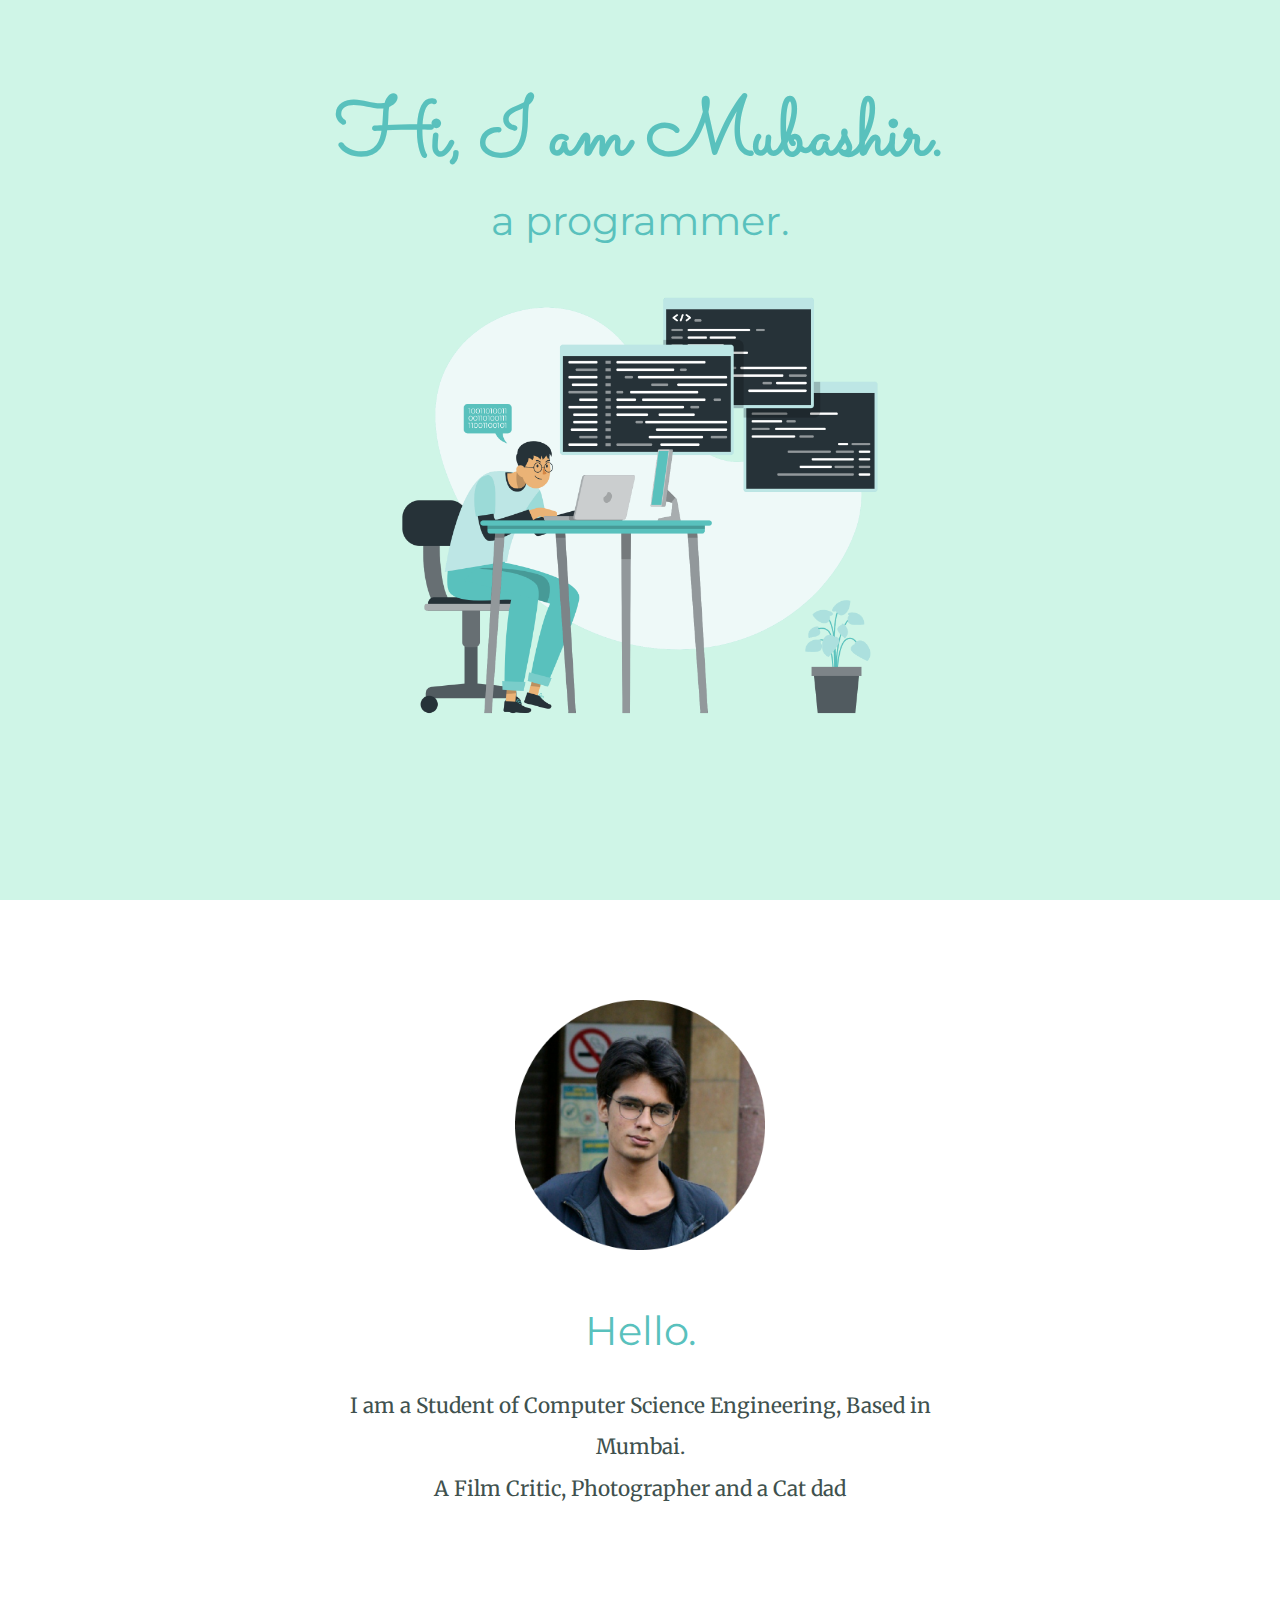
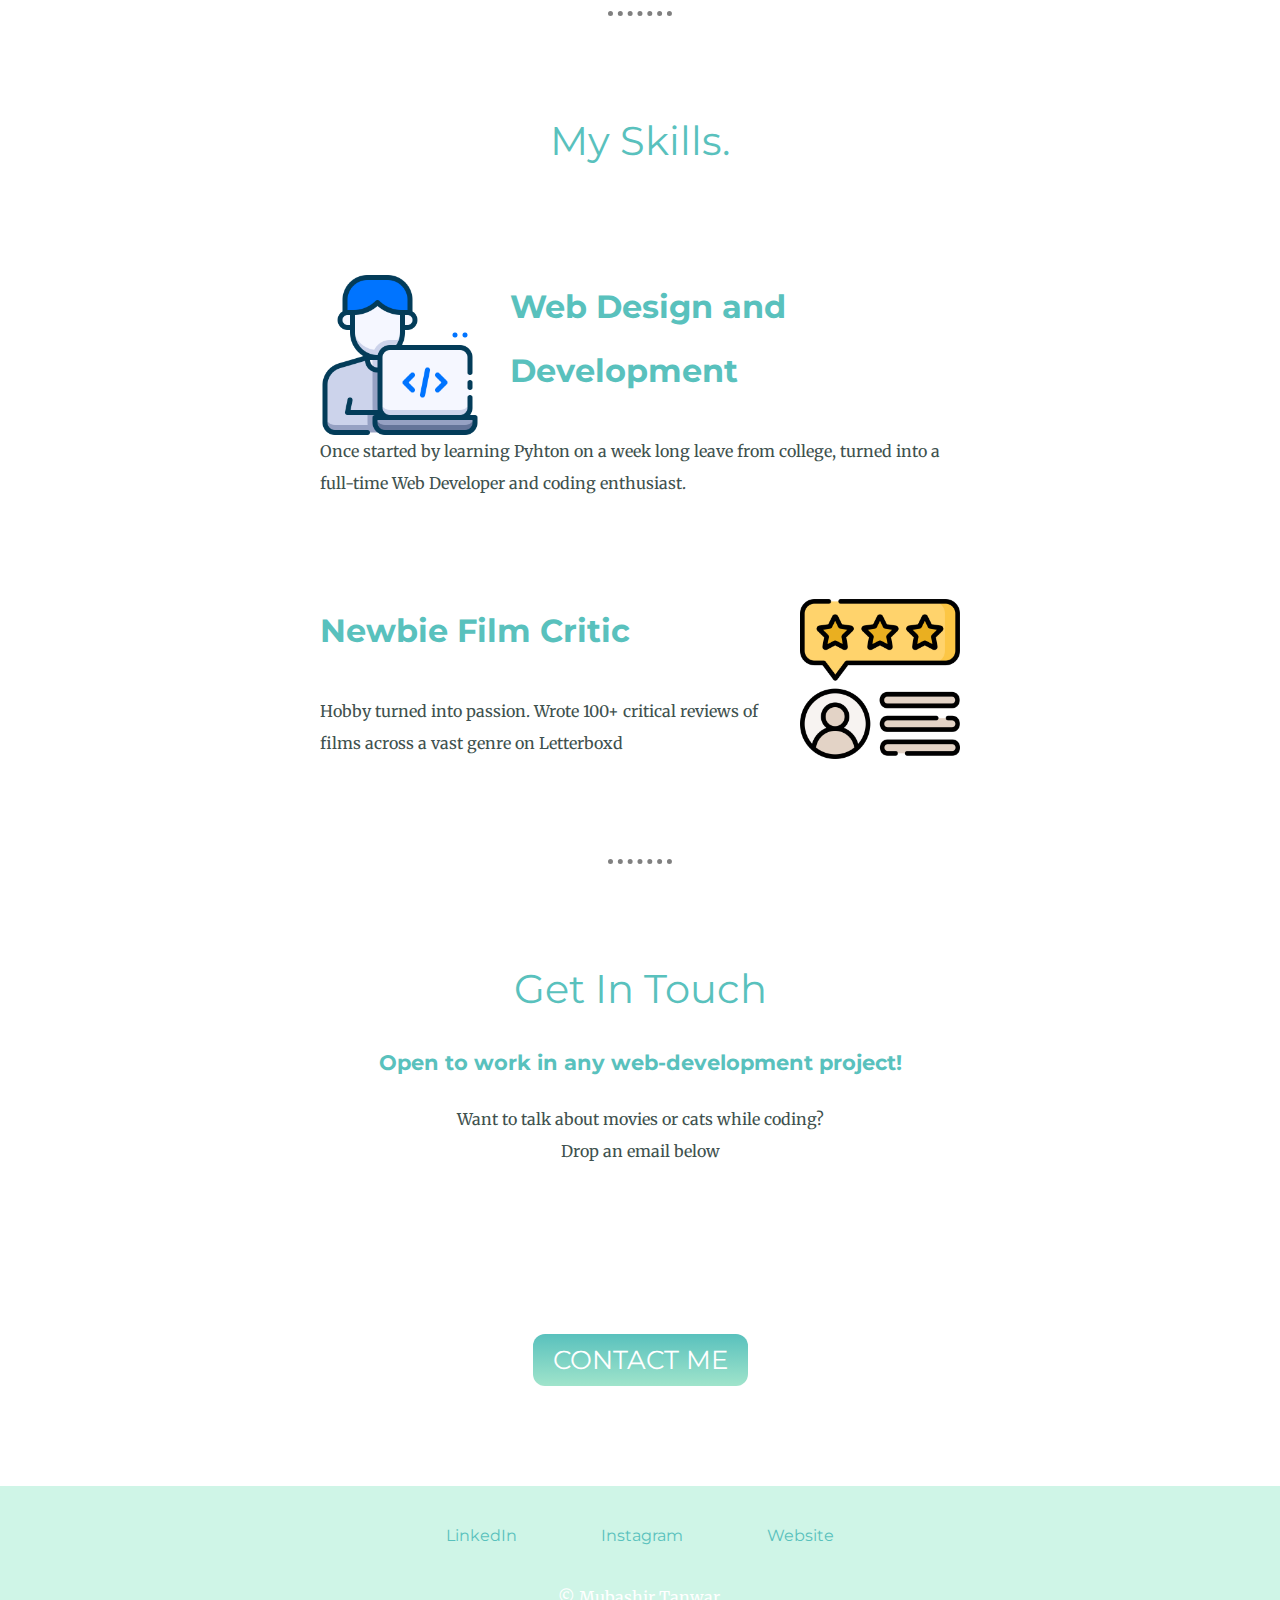
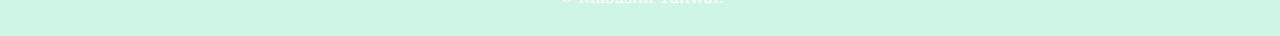
<file: index.html>
<!DOCTYPE html>
<html lang="en">
<head>
    <meta charset="UTF-8">
    <link rel="stylesheet" href="css/styles.css">
    <link rel="shortcut icon" href="images/favicon.png" type="image/x-icon">
    <link rel="preconnect" href="https://fonts.googleapis.com"><link rel="preconnect" href="https://fonts.gstatic.com" crossorigin><link href="https://fonts.googleapis.com/css2?family=Merriweather&family=Montserrat&family=Sacramento&display=swap" rel="stylesheet">
    <title>Mubashir Tanwar</title>
</head>
<body>
    <div class="top">
        <div class="top-part">
        <h1>Hi, I am Mubashir.</h1>
        <h2>a programmer.</h2>
        </div>

        <div class="mountain"><img  src="images/Code typing-rafiki (3).png"class="moun" alt="mountain.img"></div>
    </div>
    <div class="middle-container">
        <div class="profile">
          <img src="images/pfp-modified.png" class="pfp" alt="profile-pic">
          <h2>Hello.</h2>
          <p>I am a Student of Computer Science Engineering, Based in Mumbai. <br>
            A Film Critic, Photographer and a Cat dad</p>
        </div>
        <hr>
        <div class="skills">
          <h2>My Skills.</h2>
          <div class="skill-row">
            <img class="coder" src="images/programmer.png" alt="">
            <h3>Web Design and Development</h3>
            <p>Once started by learning Pyhton on a week long leave from college, turned into a full-time Web Developer and coding enthusiast.</p>
          </div>
          <div class="skill-row">
            <img class="film" src="images/reviews.png" alt="">
            <h3>Newbie Film Critic</h3>
            <p>Hobby turned into passion. Wrote 100+ critical reviews of films across a vast genre on Letterboxd</p>
          </div>
        </div>
        <hr>
        <div class="contact-me">
          <h2>Get In Touch</h2>
          <h4>Open to work in any web-development project!</h4>
          <p>Want to talk about movies or cats while coding? <br> Drop an email below</p>
        </div>
          <div class="button"> <a class="btn" href="mailto:tanwar0210@gmail.com">CONTACT ME</a></div>
        
      </div>
      
      
      <div class="bottom-container">

        <a class="footer-link" href="https://www.linkedin.com/in/mubashir-tanwar-8a02911a5/?originalSubdomain=in">LinkedIn</a>
        <a class="footer-link" href="https://www.instagram.com/electric__trash/">Instagram</a>
        <a class="footer-link" href="https://www.reshaala.in">Website</a>
   
        <p class="copyright">© Mubashir Tanwar.</p>
      </div>
      
</body>
</html>
</file>
<file: css/styles.css>
h1{
    margin: 0;
    font-family: 'Sacramento', cursive;
    font-size: 5rem; 
    color: #59C1BD;

}
h2{
    font-family: 'Montserrat', sans-serif;
    font-size: 2.5rem;
    margin: 0;
    color: #59C1BD;
    font-weight: normal;
    padding-bottom: 10px;
}
h3{
    font-family: 'Montserrat', sans-serif;
    color: #59C1BD;
    font-weight: bolder;
    font-size: 2rem;
}
h4{
    font-family: 'Montserrat', sans-serif;
    color: #59C1BD;
    font-weight: bolder;
    font-size: 1.3rem;
}
p{
    line-height: 2;
}
body{
    margin: 0px;
    text-align: center;
    font-family: 'Merriweather', serif;
    color: #40514e;
    
}
.top-part{
    position:relative;
    top:80px;
}
.top{
    background-color: #CFF5E7;
    height: 100vh;
    

}
.mid{
    height: 200px;
    width: 200px;
    background-color: #A0E4CB;
    
}
.contact-me{
    height: 30vh;
    margin: 100px;
    
}
.top-cld{
    position:relative;
    height: 100px;
    left:300px;
    top:30px;
}
.bottom-cld{
    position:relative;
    height: 100px;
    right: 350px;
    top: 100px;

}

img.moun{
    height: 600px;
    margin: 38px;

}
hr{
    border-style: dotted none none none;
    border-color: grey;
    border-width: 5px;
    width: 5%;
}
img.pfp{
    height: 250px;
    width: 250px;
    margin-bottom: 50px;
}
.profile{
    font-size: 1.3rem;
    width: 50%;
    margin: auto auto 100px auto;
    
}
.coder{
    width: 25%;
    float: left;
    margin-right: 30px;
}
.film{
    width: 25%;
    float: right;
    margin-left: 30px;
}
.skills{
    margin: 100px auto auto auto;
}
.skill-row{
    width: 50%;
    
    margin: 100px auto 100px auto;
    text-align: left;
    line-height: 2;

}
.middle-container{
    margin: 100px auto;
}
.bottom-container{
    background-color: #CFF5E7; 
    margin-block-end: 0px;
    margin-block-start: 0px;
    height: 150px;
    margin:100px auto auto auto;
}
.copyright{
    color: white;
}
.button{
    margin:90px;
}
.btn {
    background: #59C1BD;
    background-image: -webkit-linear-gradient(top, #59C1BD, #A0E4CB);
    background-image: -moz-linear-gradient(top, #59C1BD, #A0E4CB);
    background-image: -ms-linear-gradient(top, #59C1BD, #A0E4CB);
    background-image: -o-linear-gradient(top, #59C1BD, #A0E4CB);
    background-image: linear-gradient(to bottom, #59C1BD, #A0E4CB);
    -webkit-border-radius: 12;
    -moz-border-radius: 12;
    border-radius: 12px;
    font-family: 'Montserrat', sans-serif;
    color: white;
    font-size: 26px;
    padding: 10px 20px 10px 20px;
    text-decoration: none;
  }
  
  .btn:hover {
    background: #A0E4CB;
    background-image: -webkit-linear-gradient(top, #A0E4CB, #59C1BD);
    background-image: -moz-linear-gradient(top, #A0E4CB, #59C1BD);
    background-image: -ms-linear-gradient(top, #A0E4CB, #59C1BD);
    background-image: -o-linear-gradient(top, #A0E4CB, #59C1BD);
    background-image: linear-gradient(to bottom, #A0E4CB, #59C1BD);
    text-decoration: none;
  }
  a{
    font-family: 'Montserrat', sans-serif;
    display: inline-block
  }
  .footer-link{
    margin: 40px 40px 20px 40px;
    color: #59C1BD;
    text-decoration: none;

  }
</file>
